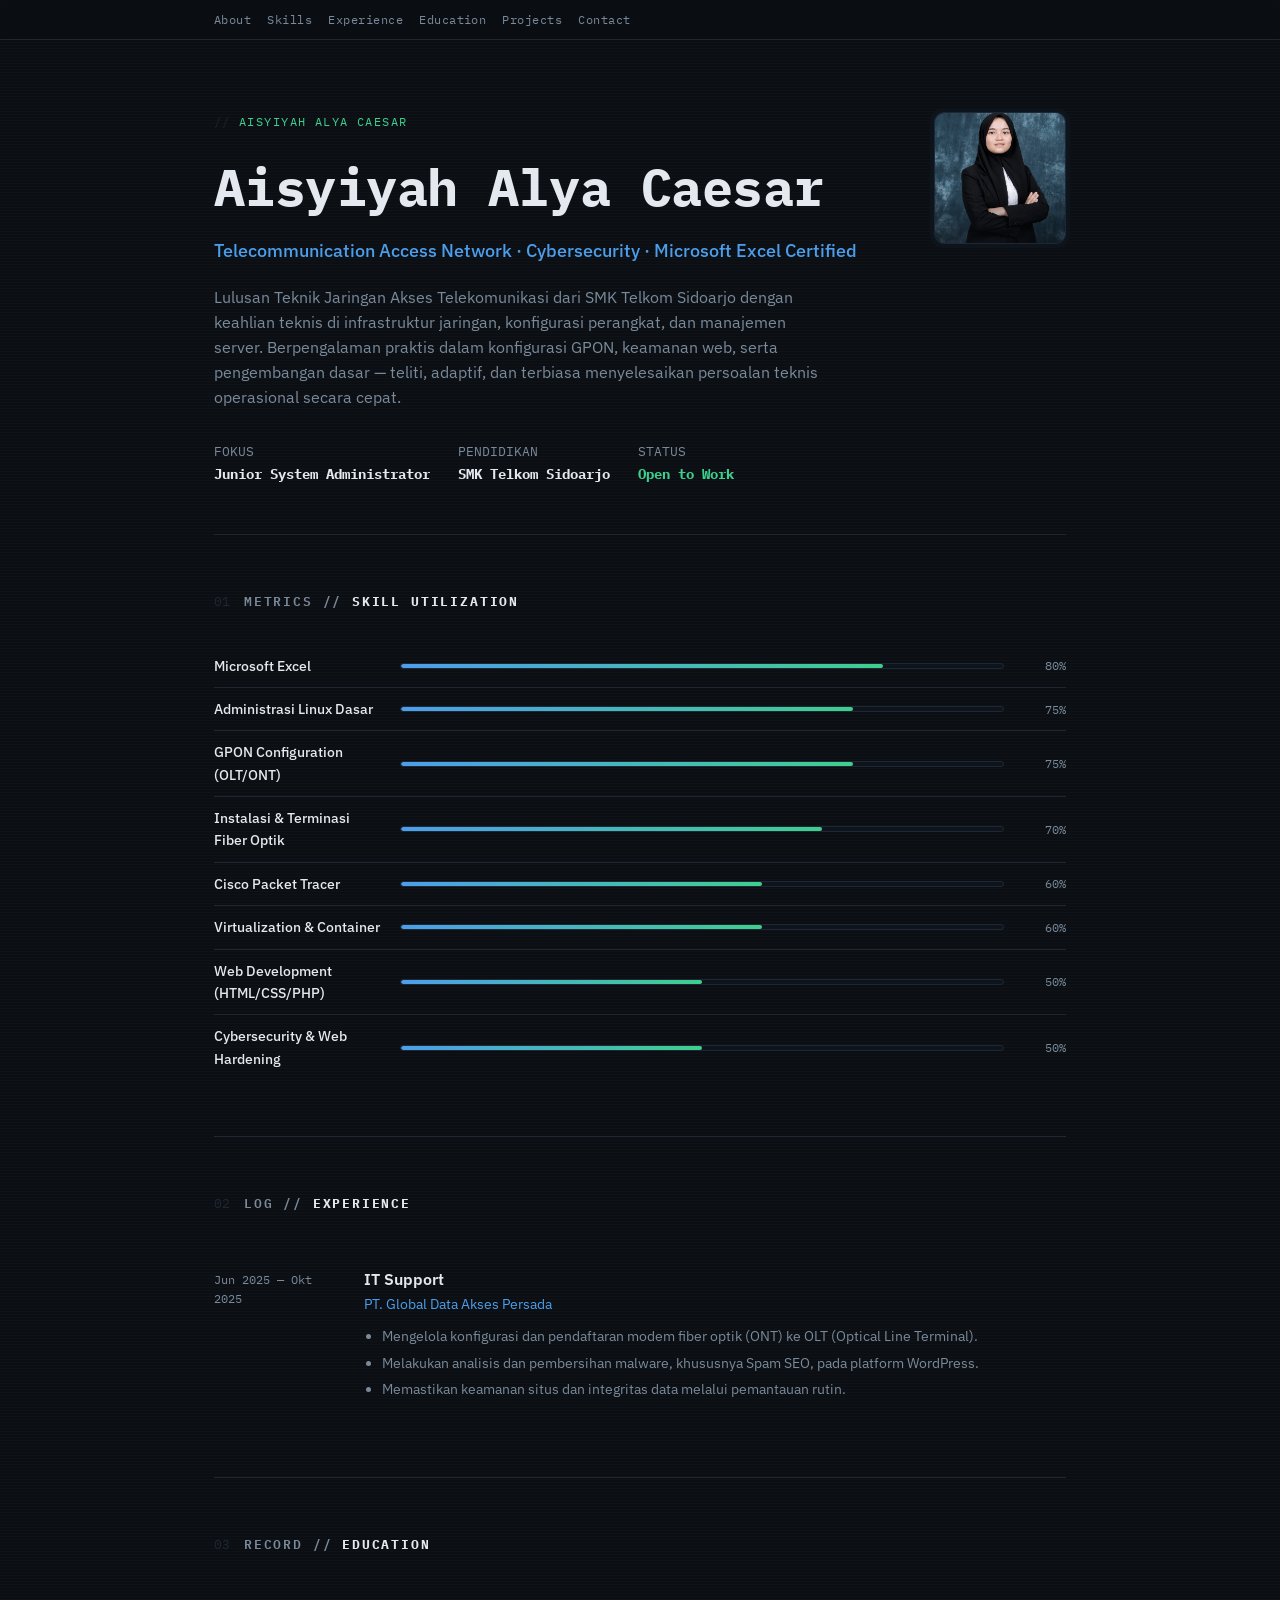
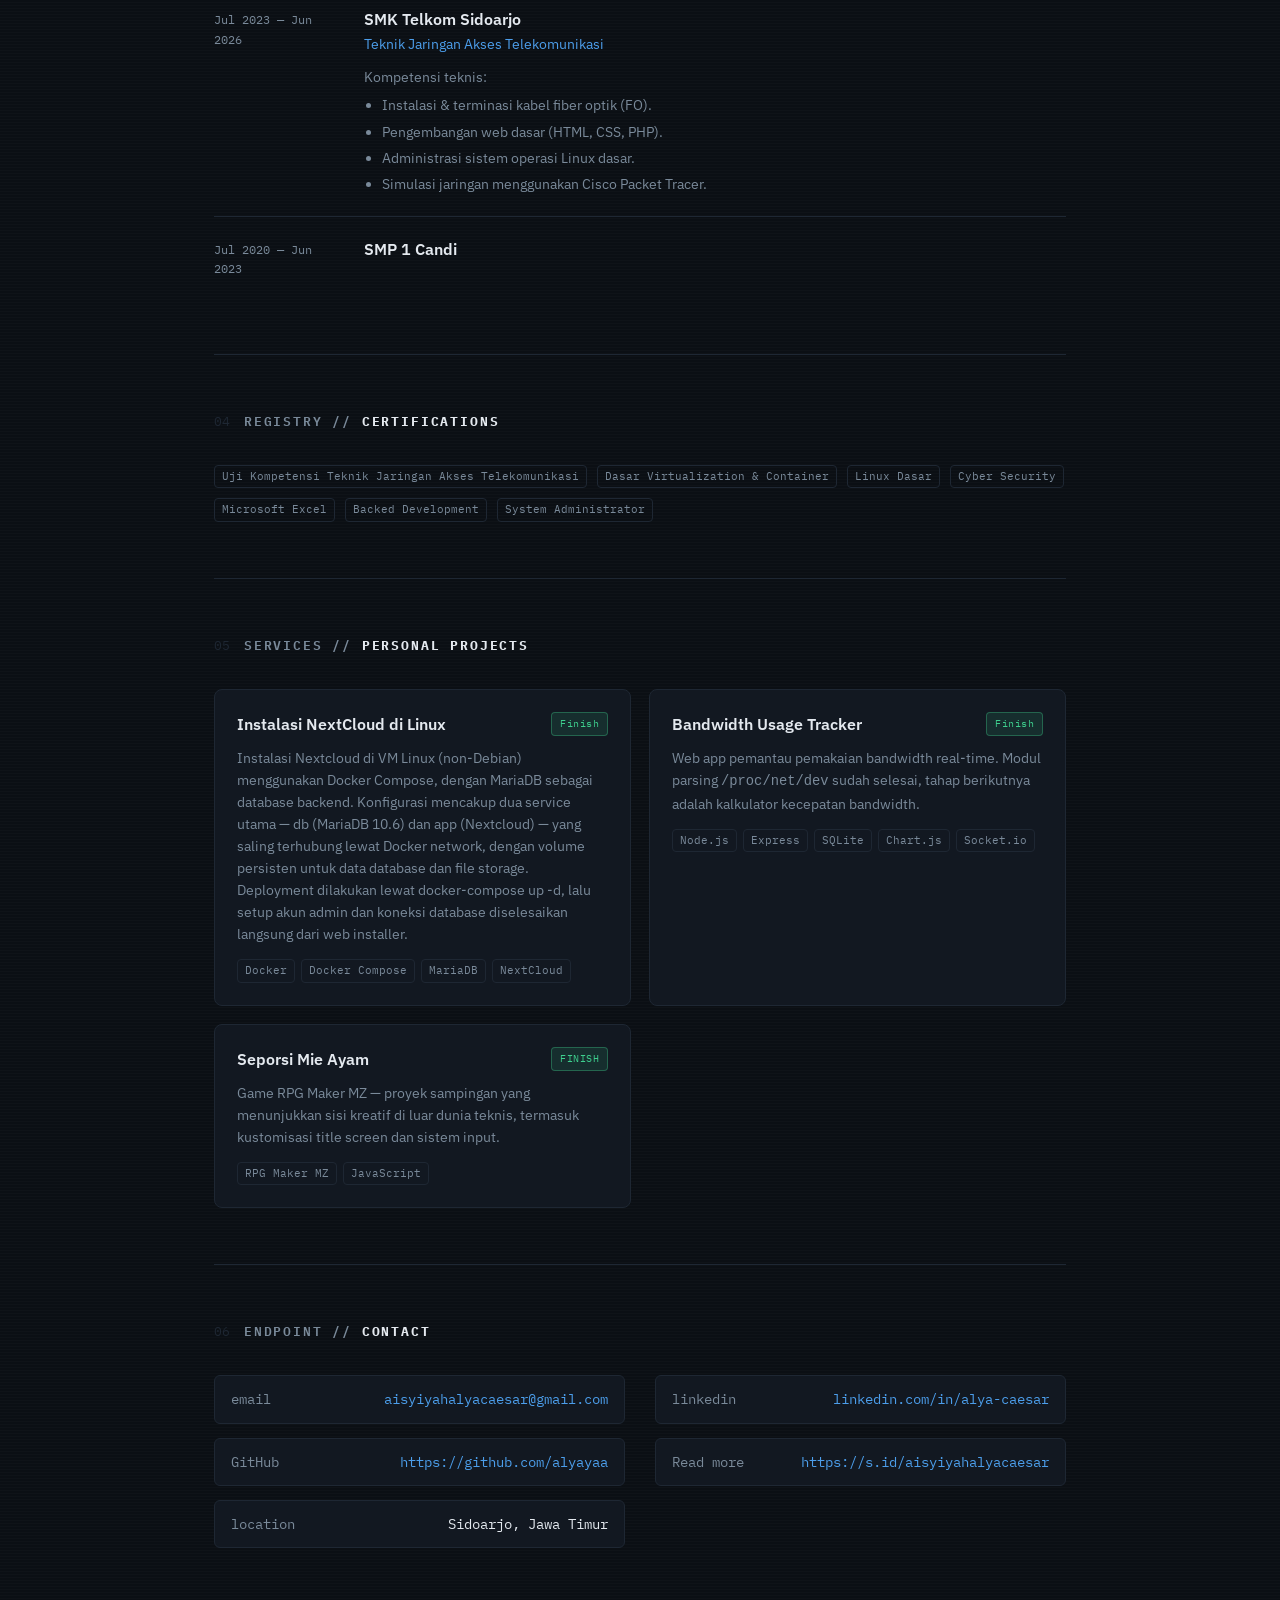
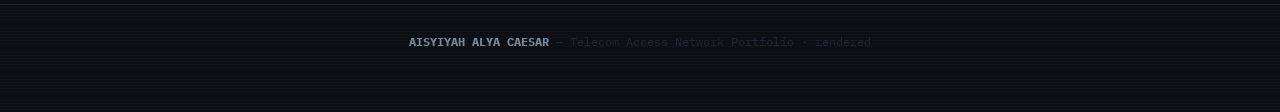
<file: index.html>
<!DOCTYPE html>
<html lang="id">
<head>
<meta charset="UTF-8">
<meta name="viewport" content="width=device-width, initial-scale=1.0">
<title>Aisyiyah Alya Caesar // Telecom Access Network — Portfolio</title>
<link rel="stylesheet" href="background.css">
</head>
<body>

<div class="status-bar">
  <div class="wrap">
    <nav class="links">
      <a href="#about">About</a>
      <a href="#skills">Skills</a>
      <a href="#experience">Experience</a>
      <a href="#education">Education</a>
      <a href="#projects">Projects</a>
      <a href="#contact">Contact</a>
    </nav>
  </div>
</div>

<main class="wrap">

  <section class="hero" id="about">
    <div class="hero-text">
      <div class="eyebrow">AISYIYAH ALYA CAESAR</div>
      <h1> Aisyiyah Alya Caesar</h1>
      <div class="role">Telecommunication Access Network · Cybersecurity · Microsoft Excel Certified</div>
      <p class="bio">
        Lulusan Teknik Jaringan Akses Telekomunikasi dari SMK Telkom Sidoarjo dengan
        keahlian teknis di infrastruktur jaringan, konfigurasi perangkat, dan
        manajemen server. Berpengalaman praktis dalam konfigurasi GPON, keamanan web,
        serta pengembangan dasar — teliti, adaptif, dan terbiasa menyelesaikan
        persoalan teknis operasional secara cepat.
      </p>
      <div class="hero-meta">
        <div>FOKUS<b>Junior System Administrator</b></div>
        <div>PENDIDIKAN<b>SMK Telkom Sidoarjo</b></div>
        <div>STATUS<b style="color:var(--up)">Open to Work</b></div>
      </div>
    </div>
    <div class="avatar-frame">
      <img src="foto.png" alt="Aisyiyah Alya Caesar" class="avatar">
    </div>
  </section>

  <section class="panel" id="skills">
    <div class="panel-head"><span class="idx">01</span><h2>Metrics // <b>Skill Utilization</b></h2></div>

    <div class="skill-row"><div class="skill-name">Microsoft Excel</div><div class="skill-track"><div class="skill-fill" data-pct="80"></div></div><div class="skill-pct">80%</div></div>
    <div class="skill-row"><div class="skill-name">Administrasi Linux Dasar</div><div class="skill-track"><div class="skill-fill" data-pct="75"></div></div><div class="skill-pct">75%</div></div>
    <div class="skill-row"><div class="skill-name">GPON Configuration (OLT/ONT)</div><div class="skill-track"><div class="skill-fill" data-pct="75"></div></div><div class="skill-pct">75%</div></div>
    <div class="skill-row"><div class="skill-name">Instalasi &amp; Terminasi Fiber Optik</div><div class="skill-track"><div class="skill-fill" data-pct="70"></div></div><div class="skill-pct">70%</div></div>
    <div class="skill-row"><div class="skill-name">Cisco Packet Tracer</div><div class="skill-track"><div class="skill-fill" data-pct="60"></div></div><div class="skill-pct">60%</div></div>
    <div class="skill-row"><div class="skill-name">Virtualization &amp; Container</div><div class="skill-track"><div class="skill-fill" data-pct="60"></div></div><div class="skill-pct">60%</div></div>
    <div class="skill-row"><div class="skill-name">Web Development (HTML/CSS/PHP)</div><div class="skill-track"><div class="skill-fill" data-pct="50"></div></div><div class="skill-pct">50%</div></div>
    <div class="skill-row"><div class="skill-name">Cybersecurity &amp; Web Hardening</div><div class="skill-track"><div class="skill-fill" data-pct="50"></div></div><div class="skill-pct">50%</div></div>
  </section>

  <section class="panel" id="experience">
    <div class="panel-head"><span class="idx">02</span><h2>Log // <b>Experience</b></h2></div>

    <div class="log-entry">
      <div class="log-time">Jun 2025 — Okt 2025</div>
      <div>
        <div class="log-role">IT Support</div>
        <div class="log-org">PT. Global Data Akses Persada</div>
        <div class="log-desc">
          <ul>
            <li>Mengelola konfigurasi dan pendaftaran modem fiber optik (ONT) ke OLT (Optical Line Terminal).</li>
            <li>Melakukan analisis dan pembersihan malware, khususnya Spam SEO, pada platform WordPress.</li>
            <li>Memastikan keamanan situs dan integritas data melalui pemantauan rutin.</li>
          </ul>
        </div>
      </div>
    </div>
  </section>

  <section class="panel" id="education">
    <div class="panel-head"><span class="idx">03</span><h2>Record // <b>Education</b></h2></div>

    <div class="log-entry">
      <div class="log-time">Jul 2023 — Jun 2026</div>
      <div>
        <div class="log-role">SMK Telkom Sidoarjo</div>
        <div class="log-org">Teknik Jaringan Akses Telekomunikasi</div>
        <div class="log-desc">
          Kompetensi teknis:
          <ul>
            <li>Instalasi &amp; terminasi kabel fiber optik (FO).</li>
            <li>Pengembangan web dasar (HTML, CSS, PHP).</li>
            <li>Administrasi sistem operasi Linux dasar.</li>
            <li>Simulasi jaringan menggunakan Cisco Packet Tracer.</li>
          </ul>
        </div>
      </div>
    </div>

    <div class="log-entry">
      <div class="log-time">Jul 2020 — Jun 2023</div>
      <div>
        <div class="log-role">SMP 1 Candi</div>
      </div>
    </div>
  </section>

  <section class="panel" id="certifications">
    <div class="panel-head"><span class="idx">04</span><h2>Registry // <b>Certifications</b></h2></div>
    <div class="proj-stack" style="gap:10px;">
      <a class="chip" href="https://drive.google.com/drive/folders/1dSzR1wtI50bqfx3qzWyjkcj7BUbTlUfG?usp=drive_link" target="_blank" rel="noopener">Uji Kompetensi Teknik Jaringan Akses Telekomunikasi</a>
      <a class="chip" href="https://drive.google.com/file/d/1wbD-EopXKumDjF5hhox9sm777gKHReQ4/view?usp=drive_link" target="_blank" rel="noopener">Dasar Virtualization &amp; Container</a>
      <a class="chip" href="https://drive.google.com/file/d/1AEDxqmRsOPuOYrFD3eXKFw52rX_yEmdb/view?usp=drive_link" target="_blank" rel="noopener">Linux Dasar</a>
      <a class="chip" href="https://drive.google.com/drive/folders/1lZTWgyEMFqYOzBbhcER1UCaRlflHVlAv?usp=drive_link" target="_blank" rel="noopener">Cyber Security</a>
      <a class="chip" href="https://drive.google.com/drive/folders/1uMhDwsSjdSei6y_7slJninrWJrgjjJtR?usp=drive_link" target="_blank" rel="noopener">Microsoft Excel</a>
      <a class="chip" href="https://drive.google.com/drive/folders/1cBcQl1KmYLg-lyg_WL3r9mM-5JsgBgno?usp=drive_link" target="_blank" rel="noopener">Backed Development</a>
      <a class="chip" href="https://drive.google.com/drive/folders/19QtVRsOKMy8hjoq10oqvJUo4KwY1YDOb?usp=drive_link" target="_blank" rel="noopener">System Administrator</a>
    </div>
  </section>

  <section class="panel" id="projects">
    <div class="panel-head"><span class="idx">05</span><h2>Services // <b>Personal Projects</b></h2></div>

    <div class="proj-grid">
      <div class="proj-card">
        <div class="proj-top">
          <div class="proj-title">Instalasi NextCloud di Linux</div>
          <span class="badge badge-live">Finish</span>
        </div>
        <div class="proj-desc">
          Instalasi Nextcloud di VM Linux (non-Debian) menggunakan Docker Compose, 
          dengan MariaDB sebagai database backend. Konfigurasi 
          mencakup dua service utama — db (MariaDB 10.6) dan app (Nextcloud) — 
          yang saling terhubung lewat Docker network, dengan volume persisten untuk data 
          database dan file storage. Deployment dilakukan lewat docker-compose up -d, 
          lalu setup akun admin dan koneksi database diselesaikan langsung dari web installer.
        </div>
        <div class="proj-stack">
          <span class="chip">Docker</span><span class="chip">Docker Compose</span>
          <span class="chip">MariaDB</span><span class="chip">NextCloud</span>
        </div>
      </div>

      <div class="proj-card">
        <div class="proj-top">
          <div class="proj-title">Bandwidth Usage Tracker</div>
          <span class="badge badge-live">Finish</span>
        </div>
        <div class="proj-desc">
          Web app pemantau pemakaian bandwidth real-time. Modul parsing
          <code>/proc/net/dev</code> sudah selesai, tahap berikutnya adalah kalkulator
          kecepatan bandwidth.
        </div>
        <div class="proj-stack">
          <span class="chip">Node.js</span><span class="chip">Express</span>
          <span class="chip">SQLite</span><span class="chip">Chart.js</span><span class="chip">Socket.io</span>
        </div>
      </div>
      <div class="proj-card">
        <div class="proj-top">
          <div class="proj-title">Seporsi Mie Ayam</div>
          <span class="badge badge-live">FINISH</span>
        </div>
        <div class="proj-desc">
          Game RPG Maker MZ — proyek sampingan yang menunjukkan sisi kreatif di luar
          dunia teknis, termasuk kustomisasi title screen dan sistem input.
        </div>
        <div class="proj-stack">
          <span class="chip">RPG Maker MZ</span><span class="chip">JavaScript</span>
        </div>
      </div>
    </div>
  </section>

  <section class="panel" id="contact">
    <div class="panel-head"><span class="idx">06</span><h2>Endpoint // <b>Contact</b></h2></div>
    <div class="contact-grid">
      <div class="contact-row"><span class="k">email</span><span class="v"><a href="mailto:aisyiyahalyacaesar@gmail.com">aisyiyahalyacaesar@gmail.com</a></span></div>
      <div class="contact-row"><span class="k">linkedin</span><span class="v"><a href="https://linkedin.com/in/alya-caesar" target="_blank" rel="noopener">linkedin.com/in/alya-caesar</a></span></div>
      <div class="contact-row"><span class="k">GitHub</span><span class="v"><a href="https://github.com/alyayaa" target="_blank" rel="noopener">https://github.com/alyayaa</a></span></div>
      <div class="contact-row"><span class="k">Read more</span><span class="v"><a href=" https://s.id/aisyiyahalyacaesar" target="_blank" rel="noopener"> https://s.id/aisyiyahalyacaesar </a></span></div>
      <div class="contact-row"><span class="k">location</span><span class="v">Sidoarjo, Jawa Timur</span></div>
    </div>
  </section>

</main>

<footer>
  <b>AISYIYAH ALYA CAESAR</b> — Telecom Access Network Portfolio · rendered <span id="year"></span>
</footer>

<script>
  const bars = document.querySelectorAll('.skill-fill');
  const io = new IntersectionObserver((entries)=>{
    entries.forEach(e=>{
      if(e.isIntersecting){
        e.target.style.width = e.target.dataset.pct + '%';
        io.unobserve(e.target);
      }
    });
  }, { threshold: 0.4 });
  bars.forEach(b=>io.observe(b));
</script>

</body>
</html>
</file>
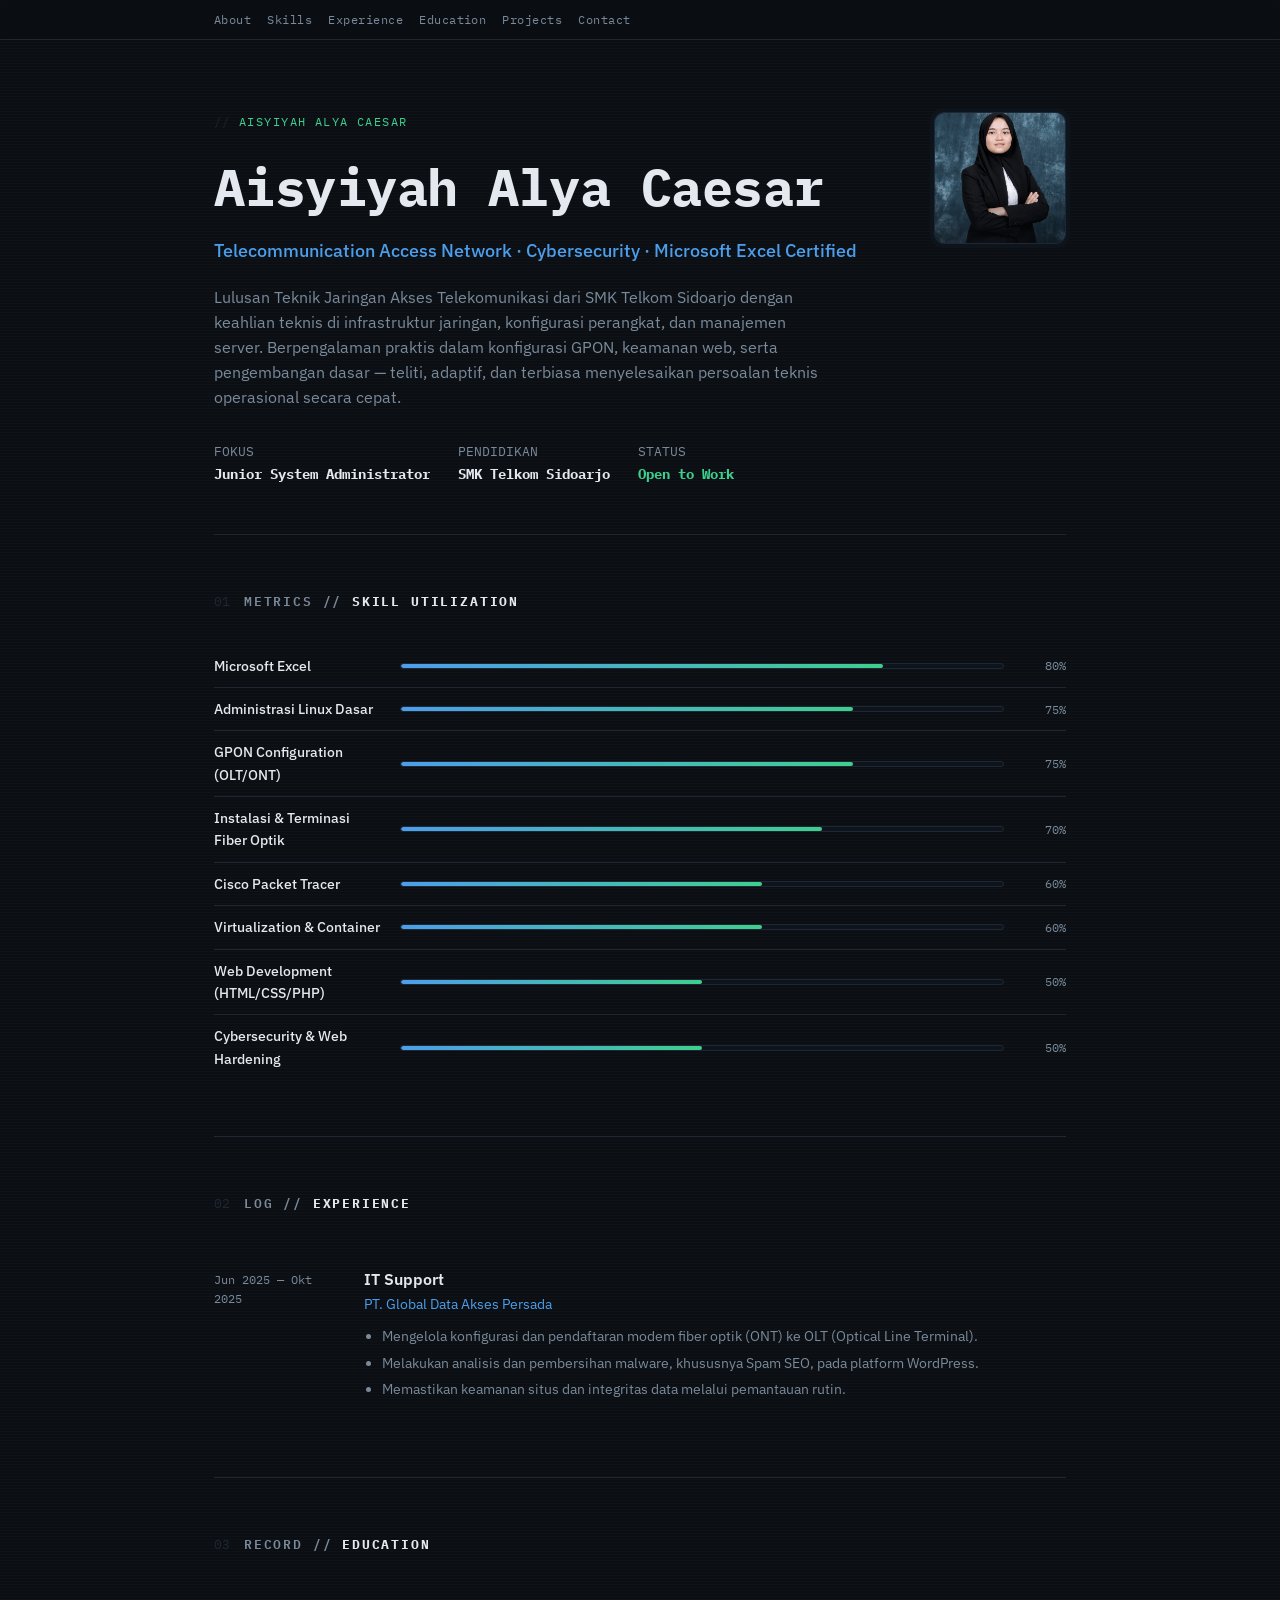
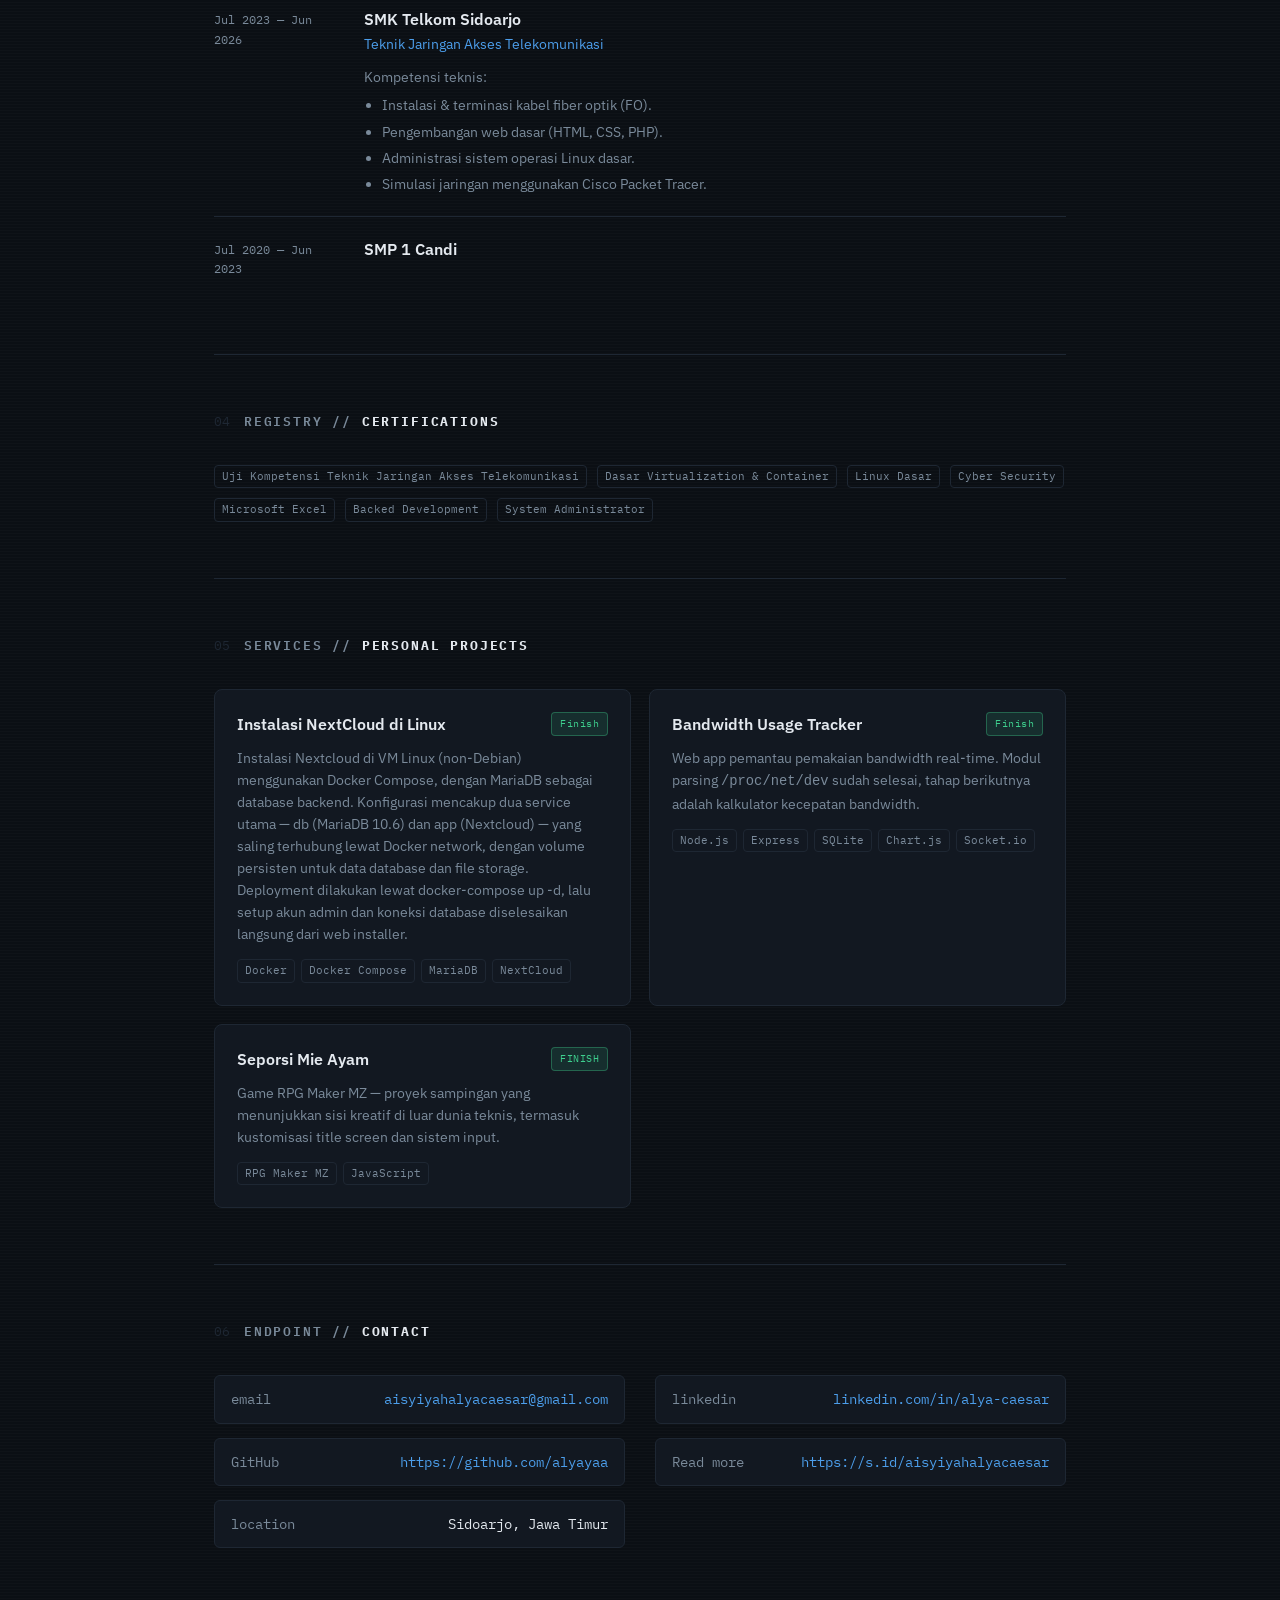
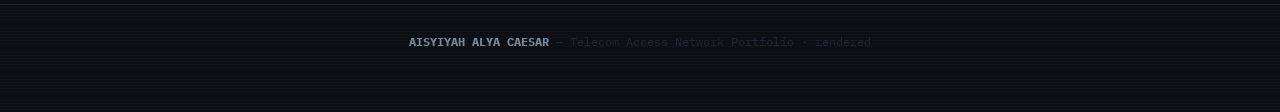
<file: Home.html>
<!DOCTYPE html>
<html lang="id">
<head>
<meta charset="UTF-8">
<meta name="viewport" content="width=device-width, initial-scale=1.0">
<title>Aisyiyah Alya Caesar // Telecom Access Network — Portfolio</title>
<link rel="stylesheet" href="background.css">
</head>
<body>

<div class="status-bar">
  <div class="wrap">
    <nav class="links">
      <a href="#about">About</a>
      <a href="#skills">Skills</a>
      <a href="#experience">Experience</a>
      <a href="#education">Education</a>
      <a href="#projects">Projects</a>
      <a href="#contact">Contact</a>
    </nav>
  </div>
</div>

<main class="wrap">

  <section class="hero" id="about">
    <div class="hero-text">
      <div class="eyebrow">AISYIYAH ALYA CAESAR</div>
      <h1> Aisyiyah Alya Caesar</h1>
      <div class="role">Telecommunication Access Network · Cybersecurity · Microsoft Excel Certified</div>
      <p class="bio">
        Lulusan Teknik Jaringan Akses Telekomunikasi dari SMK Telkom Sidoarjo dengan
        keahlian teknis di infrastruktur jaringan, konfigurasi perangkat, dan
        manajemen server. Berpengalaman praktis dalam konfigurasi GPON, keamanan web,
        serta pengembangan dasar — teliti, adaptif, dan terbiasa menyelesaikan
        persoalan teknis operasional secara cepat.
      </p>
      <div class="hero-meta">
        <div>FOKUS<b>Junior System Administrator</b></div>
        <div>PENDIDIKAN<b>SMK Telkom Sidoarjo</b></div>
        <div>STATUS<b style="color:var(--up)">Open to Work</b></div>
      </div>
    </div>
    <div class="avatar-frame">
      <img src="foto.png" alt="Aisyiyah Alya Caesar" class="avatar">
    </div>
  </section>

  <section class="panel" id="skills">
    <div class="panel-head"><span class="idx">01</span><h2>Metrics // <b>Skill Utilization</b></h2></div>

    <div class="skill-row"><div class="skill-name">Microsoft Excel</div><div class="skill-track"><div class="skill-fill" data-pct="80"></div></div><div class="skill-pct">80%</div></div>
    <div class="skill-row"><div class="skill-name">Administrasi Linux Dasar</div><div class="skill-track"><div class="skill-fill" data-pct="75"></div></div><div class="skill-pct">75%</div></div>
    <div class="skill-row"><div class="skill-name">GPON Configuration (OLT/ONT)</div><div class="skill-track"><div class="skill-fill" data-pct="75"></div></div><div class="skill-pct">75%</div></div>
    <div class="skill-row"><div class="skill-name">Instalasi &amp; Terminasi Fiber Optik</div><div class="skill-track"><div class="skill-fill" data-pct="70"></div></div><div class="skill-pct">70%</div></div>
    <div class="skill-row"><div class="skill-name">Cisco Packet Tracer</div><div class="skill-track"><div class="skill-fill" data-pct="60"></div></div><div class="skill-pct">60%</div></div>
    <div class="skill-row"><div class="skill-name">Virtualization &amp; Container</div><div class="skill-track"><div class="skill-fill" data-pct="60"></div></div><div class="skill-pct">60%</div></div>
    <div class="skill-row"><div class="skill-name">Web Development (HTML/CSS/PHP)</div><div class="skill-track"><div class="skill-fill" data-pct="50"></div></div><div class="skill-pct">50%</div></div>
    <div class="skill-row"><div class="skill-name">Cybersecurity &amp; Web Hardening</div><div class="skill-track"><div class="skill-fill" data-pct="50"></div></div><div class="skill-pct">50%</div></div>
  </section>

  <section class="panel" id="experience">
    <div class="panel-head"><span class="idx">02</span><h2>Log // <b>Experience</b></h2></div>

    <div class="log-entry">
      <div class="log-time">Jun 2025 — Okt 2025</div>
      <div>
        <div class="log-role">IT Support</div>
        <div class="log-org">PT. Global Data Akses Persada</div>
        <div class="log-desc">
          <ul>
            <li>Mengelola konfigurasi dan pendaftaran modem fiber optik (ONT) ke OLT (Optical Line Terminal).</li>
            <li>Melakukan analisis dan pembersihan malware, khususnya Spam SEO, pada platform WordPress.</li>
            <li>Memastikan keamanan situs dan integritas data melalui pemantauan rutin.</li>
          </ul>
        </div>
      </div>
    </div>
  </section>

  <section class="panel" id="education">
    <div class="panel-head"><span class="idx">03</span><h2>Record // <b>Education</b></h2></div>

    <div class="log-entry">
      <div class="log-time">Jul 2023 — Jun 2026</div>
      <div>
        <div class="log-role">SMK Telkom Sidoarjo</div>
        <div class="log-org">Teknik Jaringan Akses Telekomunikasi</div>
        <div class="log-desc">
          Kompetensi teknis:
          <ul>
            <li>Instalasi &amp; terminasi kabel fiber optik (FO).</li>
            <li>Pengembangan web dasar (HTML, CSS, PHP).</li>
            <li>Administrasi sistem operasi Linux dasar.</li>
            <li>Simulasi jaringan menggunakan Cisco Packet Tracer.</li>
          </ul>
        </div>
      </div>
    </div>

    <div class="log-entry">
      <div class="log-time">Jul 2020 — Jun 2023</div>
      <div>
        <div class="log-role">SMP 1 Candi</div>
      </div>
    </div>
  </section>

  <section class="panel" id="certifications">
    <div class="panel-head"><span class="idx">04</span><h2>Registry // <b>Certifications</b></h2></div>
    <div class="proj-stack" style="gap:10px;">
      <a class="chip" href="https://drive.google.com/drive/folders/1dSzR1wtI50bqfx3qzWyjkcj7BUbTlUfG?usp=drive_link" target="_blank" rel="noopener">Uji Kompetensi Teknik Jaringan Akses Telekomunikasi</a>
      <a class="chip" href="https://drive.google.com/file/d/1wbD-EopXKumDjF5hhox9sm777gKHReQ4/view?usp=drive_link" target="_blank" rel="noopener">Dasar Virtualization &amp; Container</a>
      <a class="chip" href="https://drive.google.com/file/d/1AEDxqmRsOPuOYrFD3eXKFw52rX_yEmdb/view?usp=drive_link" target="_blank" rel="noopener">Linux Dasar</a>
      <a class="chip" href="https://drive.google.com/drive/folders/1lZTWgyEMFqYOzBbhcER1UCaRlflHVlAv?usp=drive_link" target="_blank" rel="noopener">Cyber Security</a>
      <a class="chip" href="https://drive.google.com/drive/folders/1uMhDwsSjdSei6y_7slJninrWJrgjjJtR?usp=drive_link" target="_blank" rel="noopener">Microsoft Excel</a>
      <a class="chip" href="https://drive.google.com/drive/folders/1cBcQl1KmYLg-lyg_WL3r9mM-5JsgBgno?usp=drive_link" target="_blank" rel="noopener">Backed Development</a>
      <a class="chip" href="https://drive.google.com/drive/folders/19QtVRsOKMy8hjoq10oqvJUo4KwY1YDOb?usp=drive_link" target="_blank" rel="noopener">System Administrator</a>
    </div>
  </section>

  <section class="panel" id="projects">
    <div class="panel-head"><span class="idx">05</span><h2>Services // <b>Personal Projects</b></h2></div>

    <div class="proj-grid">
      <div class="proj-card">
        <div class="proj-top">
          <div class="proj-title">Instalasi NextCloud di Linux</div>
          <span class="badge badge-live">Finish</span>
        </div>
        <div class="proj-desc">
          Instalasi Nextcloud di VM Linux (non-Debian) menggunakan Docker Compose, 
          dengan MariaDB sebagai database backend. Konfigurasi 
          mencakup dua service utama — db (MariaDB 10.6) dan app (Nextcloud) — 
          yang saling terhubung lewat Docker network, dengan volume persisten untuk data 
          database dan file storage. Deployment dilakukan lewat docker-compose up -d, 
          lalu setup akun admin dan koneksi database diselesaikan langsung dari web installer.
        </div>
        <div class="proj-stack">
          <span class="chip">Docker</span><span class="chip">Docker Compose</span>
          <span class="chip">MariaDB</span><span class="chip">NextCloud</span>
        </div>
      </div>

      <div class="proj-card">
        <div class="proj-top">
          <div class="proj-title">Bandwidth Usage Tracker</div>
          <span class="badge badge-live">Finish</span>
        </div>
        <div class="proj-desc">
          Web app pemantau pemakaian bandwidth real-time. Modul parsing
          <code>/proc/net/dev</code> sudah selesai, tahap berikutnya adalah kalkulator
          kecepatan bandwidth.
        </div>
        <div class="proj-stack">
          <span class="chip">Node.js</span><span class="chip">Express</span>
          <span class="chip">SQLite</span><span class="chip">Chart.js</span><span class="chip">Socket.io</span>
        </div>
      </div>
      <div class="proj-card">
        <div class="proj-top">
          <div class="proj-title">Seporsi Mie Ayam</div>
          <span class="badge badge-live">FINISH</span>
        </div>
        <div class="proj-desc">
          Game RPG Maker MZ — proyek sampingan yang menunjukkan sisi kreatif di luar
          dunia teknis, termasuk kustomisasi title screen dan sistem input.
        </div>
        <div class="proj-stack">
          <span class="chip">RPG Maker MZ</span><span class="chip">JavaScript</span>
        </div>
      </div>
    </div>
  </section>

  <section class="panel" id="contact">
    <div class="panel-head"><span class="idx">06</span><h2>Endpoint // <b>Contact</b></h2></div>
    <div class="contact-grid">
      <div class="contact-row"><span class="k">email</span><span class="v"><a href="mailto:aisyiyahalyacaesar@gmail.com">aisyiyahalyacaesar@gmail.com</a></span></div>
      <div class="contact-row"><span class="k">linkedin</span><span class="v"><a href="https://linkedin.com/in/alya-caesar" target="_blank" rel="noopener">linkedin.com/in/alya-caesar</a></span></div>
      <div class="contact-row"><span class="k">GitHub</span><span class="v"><a href="https://github.com/alyayaa" target="_blank" rel="noopener">https://github.com/alyayaa</a></span></div>
      <div class="contact-row"><span class="k">Read more</span><span class="v"><a href=" https://s.id/aisyiyahalyacaesar" target="_blank" rel="noopener"> https://s.id/aisyiyahalyacaesar </a></span></div>
      <div class="contact-row"><span class="k">location</span><span class="v">Sidoarjo, Jawa Timur</span></div>
    </div>
  </section>

</main>

<footer>
  <b>AISYIYAH ALYA CAESAR</b> — Telecom Access Network Portfolio · rendered <span id="year"></span>
</footer>

<script>
  const bars = document.querySelectorAll('.skill-fill');
  const io = new IntersectionObserver((entries)=>{
    entries.forEach(e=>{
      if(e.isIntersecting){
        e.target.style.width = e.target.dataset.pct + '%';
        io.unobserve(e.target);
      }
    });
  }, { threshold: 0.4 });
  bars.forEach(b=>io.observe(b));
</script>

</body>
</html>
</file>
<file: background.css>
@import url('https://fonts.googleapis.com/css2?family=IBM+Plex+Mono:wght@400;500;600;700&family=IBM+Plex+Sans:wght@400;500;600&display=swap');

:root{
  --bg: #0B0F14;
  --panel: #121821;
  --panel-alt: #0E141C;
  --line: #1E2733;
  --text: #E4E9EF;
  --muted: #7A8A9A;
  --up: #3ECF8E;
  --warn: #E8A33D;
  --info: #4C9EEB;
  --mono: 'IBM Plex Mono', monospace;
  --sans: 'IBM Plex Sans', sans-serif;
}

*{ box-sizing: border-box; margin:0; padding:0; }

html{ scroll-behavior: smooth; }

body{
  background: var(--bg);
  color: var(--text);
  font-family: var(--sans);
  line-height: 1.6;
  background-image:
    linear-gradient(180deg, rgba(255,255,255,0.015) 1px, transparent 1px);
  background-size: 100% 3px;
}

a{ color: var(--info); text-decoration: none; }
a:hover{ text-decoration: underline; }

:focus-visible{
  outline: 2px solid var(--up);
  outline-offset: 3px;
}

.wrap{ max-width: 900px; margin: 0 auto; padding: 0 24px; }

/* ---- status bar ---- */
.status-bar{
  position: sticky; top: 0; z-index: 50;
  background: rgba(11,15,20,0.92);
  backdrop-filter: blur(6px);
  border-bottom: 1px solid var(--line);
}
.status-bar .wrap{
  max-width: 900px;
  display: flex; align-items: center; justify-content: space-between;
  padding: 10px 24px;
  font-family: var(--mono);
  font-size: 12px;
  letter-spacing: 0.04em;
  color: var(--muted);
  flex-wrap: wrap;
  gap: 8px 20px;
}
.status-left{ display:flex; align-items:center; gap:10px; }
.dot{
  width: 8px; height: 8px; border-radius: 50%;
  background: var(--up);
  box-shadow: 0 0 0 0 rgba(62,207,142,0.6);
  animation: pulse 2s infinite;
  flex-shrink: 0;
}
@media (prefers-reduced-motion: reduce){ .dot{ animation: none; } }
@keyframes pulse{
  0%{ box-shadow: 0 0 0 0 rgba(62,207,142,0.55); }
  70%{ box-shadow: 0 0 0 6px rgba(62,207,142,0); }
  100%{ box-shadow: 0 0 0 0 rgba(62,207,142,0); }
}
.status-right{ display:flex; gap: 18px; }
.status-right span b{ color: var(--text); font-weight: 500; }

nav.links{ display:flex; gap:16px; }
nav.links a{ color: var(--muted); font-family: var(--mono); font-size:12px; }
nav.links a:hover{ color: var(--up); text-decoration:none; }

/* ---- hero ---- */
.hero{ padding: 72px 0 48px; display:flex; gap: 40px; align-items:flex-start; }
.hero-text{ flex: 1; min-width: 0; }
.avatar-frame{
  flex-shrink: 0; width: 132px; height: 132px; border-radius: 10px;
  overflow: hidden; border: 1px solid var(--line);
  box-shadow: 0 0 0 4px var(--panel-alt);
  position: relative;
}
.avatar-frame img{ width:100%; height:100%; object-fit: cover; display:block; filter: grayscale(15%) contrast(1.02); }
.avatar-frame::after{
  content: "";
  position: absolute; inset: 0;
  background: linear-gradient(180deg, transparent 60%, rgba(11,15,20,0.5));
}
.avatar-tag{
  position:absolute; bottom: 6px; left: 6px; right: 6px;
  font-family: var(--mono); font-size: 9px; letter-spacing: 0.06em;
  color: var(--up); z-index: 2; display:flex; align-items:center; gap:5px;
}
.avatar-tag .dot{ width:5px; height:5px; }
@media (max-width: 560px){
  .hero{ flex-direction: column-reverse; gap: 24px; }
  .avatar-frame{ width: 96px; height: 96px; }
}
.eyebrow{
  font-family: var(--mono); font-size: 12px; color: var(--up);
  letter-spacing: 0.12em; margin-bottom: 14px;
  display:flex; align-items:center; gap:8px;
}
.eyebrow::before{ content:"//"; color: var(--line); }
h1{
  font-family: var(--mono);
  font-size: clamp(32px, 6vw, 52px);
  font-weight: 700;
  letter-spacing: -0.01em;
  color: var(--text);
}
h1 span{ color: var(--muted); font-weight: 400; }
.role{
  font-size: 18px; color: var(--info); margin-top: 8px; font-weight: 500;
}
.bio{
  max-width: 620px; margin-top: 20px; color: var(--muted); font-size: 15.5px;
}
.hero-meta{
  display:flex; flex-wrap:wrap; gap: 28px; margin-top: 32px;
  font-family: var(--mono); font-size: 12.5px;
}
.hero-meta div{ color: var(--muted); }
.hero-meta b{ display:block; color: var(--text); font-size: 14px; margin-top:2px; }

/* ---- panels ---- */
.panel{ padding: 56px 0; border-top: 1px solid var(--line); }
.panel-head{
  display:flex; align-items:baseline; gap: 14px; margin-bottom: 32px;
}
.panel-head .idx{ font-family: var(--mono); color: var(--line); font-size: 13px; }
.panel-head h2{
  font-family: var(--mono); font-size: 13px; letter-spacing: 0.14em;
  color: var(--muted); text-transform: uppercase; font-weight: 600;
}
.panel-head h2 b{ color: var(--text); }

/* ---- skills ---- */
.skill-row{
  display:grid; grid-template-columns: 170px 1fr 46px;
  align-items:center; gap: 16px; padding: 10px 0;
  border-bottom: 1px solid var(--line);
}
.skill-row:last-child{ border-bottom:none; }
.skill-name{ font-size: 14px; font-weight: 500; }
.skill-track{
  height: 6px; background: var(--panel-alt); border-radius: 3px; overflow:hidden;
  border: 1px solid var(--line);
}
.skill-fill{
  height: 100%; width: 0%; border-radius: 3px;
  background: linear-gradient(90deg, var(--info), var(--up));
  transition: width 1.1s cubic-bezier(.2,.8,.2,1);
}
.skill-pct{ font-family: var(--mono); font-size: 12px; color: var(--muted); text-align: right; }

/* ---- experience log ---- */
.log-entry{
  display:grid; grid-template-columns: 130px 1fr; gap: 20px;
  padding: 20px 0; border-bottom: 1px solid var(--line);
}
.log-entry:last-child{ border-bottom:none; }
.log-time{
  font-family: var(--mono); font-size: 12px; color: var(--muted);
  padding-top: 3px;
}
.log-time .status-tag{
  display:inline-block; margin-top:8px; font-size: 10px; padding: 2px 6px;
  border-radius: 3px; letter-spacing: 0.05em;
}
.tag-current{ background: rgba(62,207,142,0.12); color: var(--up); border:1px solid rgba(62,207,142,0.35); }
.log-role{ font-weight: 600; font-size: 15.5px; }
.log-org{ color: var(--info); font-size: 13.5px; margin-top: 2px; }
.log-desc{ color: var(--muted); font-size: 14px; margin-top: 10px; }
.log-desc ul{ padding-left: 18px; margin-top: 6px; }
.log-desc li{ margin-top: 4px; }

/* ---- projects ---- */
.proj-grid{ display:grid; grid-template-columns: 1fr 1fr; gap: 18px; }
@media (max-width: 640px){ .proj-grid{ grid-template-columns: 1fr; } }
.proj-card{
  background: var(--panel); border: 1px solid var(--line); border-radius: 8px;
  padding: 22px; display:flex; flex-direction:column; gap:10px;
}
.proj-top{ display:flex; align-items:center; justify-content:space-between; gap: 10px; }
.proj-title{ font-weight: 600; font-size: 15.5px; }
.badge{
  font-family: var(--mono); font-size: 10px; letter-spacing:0.05em;
  padding: 3px 8px; border-radius: 4px; white-space:nowrap;
}
.badge-live{ background: rgba(62,207,142,0.12); color: var(--up); border:1px solid rgba(62,207,142,0.35); }
.badge-progress{ background: rgba(232,163,61,0.12); color: var(--warn); border:1px solid rgba(232,163,61,0.35); }
.badge-concept{ background: rgba(76,158,235,0.12); color: var(--info); border:1px solid rgba(76,158,235,0.35); }
.proj-desc{ color: var(--muted); font-size: 13.8px; }
.proj-stack{
  display:flex; flex-wrap:wrap; gap: 6px; margin-top: 4px;
}
.chip{
  font-family: var(--mono); font-size: 11px; color: var(--muted);
  border: 1px solid var(--line); border-radius: 4px; padding: 2px 7px;
}
a.chip{ text-decoration: none; transition: border-color .15s, color .15s; }
a.chip:hover{ color: var(--up); border-color: var(--up); text-decoration: none; }

/* ---- contact ---- */
.contact-grid{
  display:grid; grid-template-columns: 1fr 1fr; gap: 14px 30px;
}
@media (max-width:640px){ .contact-grid{ grid-template-columns: 1fr; } }
.contact-row{
  display:flex; justify-content:space-between; gap: 12px;
  font-family: var(--mono); font-size: 14px;
  padding: 12px 16px; background: var(--panel);
  border: 1px solid var(--line); border-radius: 6px;
}
.contact-row .k{ color: var(--muted); }
.contact-row .v{ color: var(--text); }

footer{
  border-top: 1px solid var(--line); padding: 28px 0 60px;
  font-family: var(--mono); font-size: 11.5px; color: var(--line);
  text-align: center;
}
footer b{ color: var(--muted); }/* ============================================================
RESPONSIVE.CSS
Menyesuaikan tampilan portofolio otomatis berdasarkan lebar layar:
- Desktop / Laptop : > 1024px   (layout penuh, default dari background.css)
- Tablet           : 769px - 1024px
- Phone (HP)       : <= 768px  (dipecah lagi ke phone kecil <= 420px)
Cukup di-load setelah background.css supaya aturan di sini menang
pada layar yang lebih kecil.
============================================================ */

/* ---------------------------------------------------------
   TABLET (769px - 1024px)
   --------------------------------------------------------- */
@media (max-width: 1024px){
  .wrap{ max-width: 100%; padding: 0 32px; }

  .hero{ gap: 28px; }
  .avatar-frame{ width: 116px; height: 116px; }

  .panel{ padding: 44px 0; }

  .skill-row{ grid-template-columns: 140px 1fr 42px; gap: 12px; }

  .proj-grid{ grid-template-columns: 1fr 1fr; gap: 14px; }
}

/* ---------------------------------------------------------
PHONE / TABLET PORTRAIT (<= 768px)
   --------------------------------------------------------- */
@media (max-width: 768px){
  .wrap{ padding: 0 18px; }

  /* status bar: susun rapi & jangan overflow di layar sempit */
  .status-bar .wrap{ padding: 8px 18px; gap: 6px 14px; }
  .status-right{ gap: 12px; }
  nav.links{ gap: 10px; flex-wrap: wrap; }

  .hero{
    flex-direction: column-reverse;
    padding: 40px 0 32px;
    gap: 20px;
  }
  .avatar-frame{ width: 88px; height: 88px; }

  h1{ font-size: clamp(26px, 8vw, 36px); }
  .role{ font-size: 15.5px; }
  .bio{ font-size: 14.5px; max-width: 100%; }

  .hero-meta{ gap: 18px 24px; margin-top: 24px; }

  .panel{ padding: 36px 0; }
  .panel-head{ margin-bottom: 22px; }

  /* skills: nama skill full width di atas, bar + persen di bawahnya */
  .skill-row{
    grid-template-columns: 1fr 42px;
    grid-template-areas:
      "name name"
      "bar  pct";
    row-gap: 6px;
  }
  .skill-name{ grid-area: name; }
  .skill-track{ grid-area: bar; }
  .skill-pct{ grid-area: pct; }

  /* experience & education log: timestamp di atas, konten di bawah */
  .log-entry{
    grid-template-columns: 1fr;
    gap: 6px;
  }
  .log-time{ padding-top: 0; }

  .proj-grid{ grid-template-columns: 1fr; }

  .contact-grid{ grid-template-columns: 1fr; }
}

/* ---------------------------------------------------------
PHONE KECIL (<= 420px)
   --------------------------------------------------------- */
@media (max-width: 420px){
  .wrap{ padding: 0 14px; }

  .status-bar .wrap{ font-size: 10.5px; }
  nav.links a{ font-size: 11px; }

  .eyebrow{ font-size: 11px; }
  h1{ font-size: clamp(22px, 9vw, 30px); }

  .proj-card{ padding: 16px; }
  .contact-row{ padding: 10px 12px; font-size: 12.5px; flex-direction: column; align-items: flex-start; gap: 4px; }
}

/* ---------------------------------------------------------
Cegah overflow horizontal di semua ukuran layar
   --------------------------------------------------------- */
html, body{ max-width: 100%; overflow-x: hidden; }
img{ max-width: 100%; }
</file>
